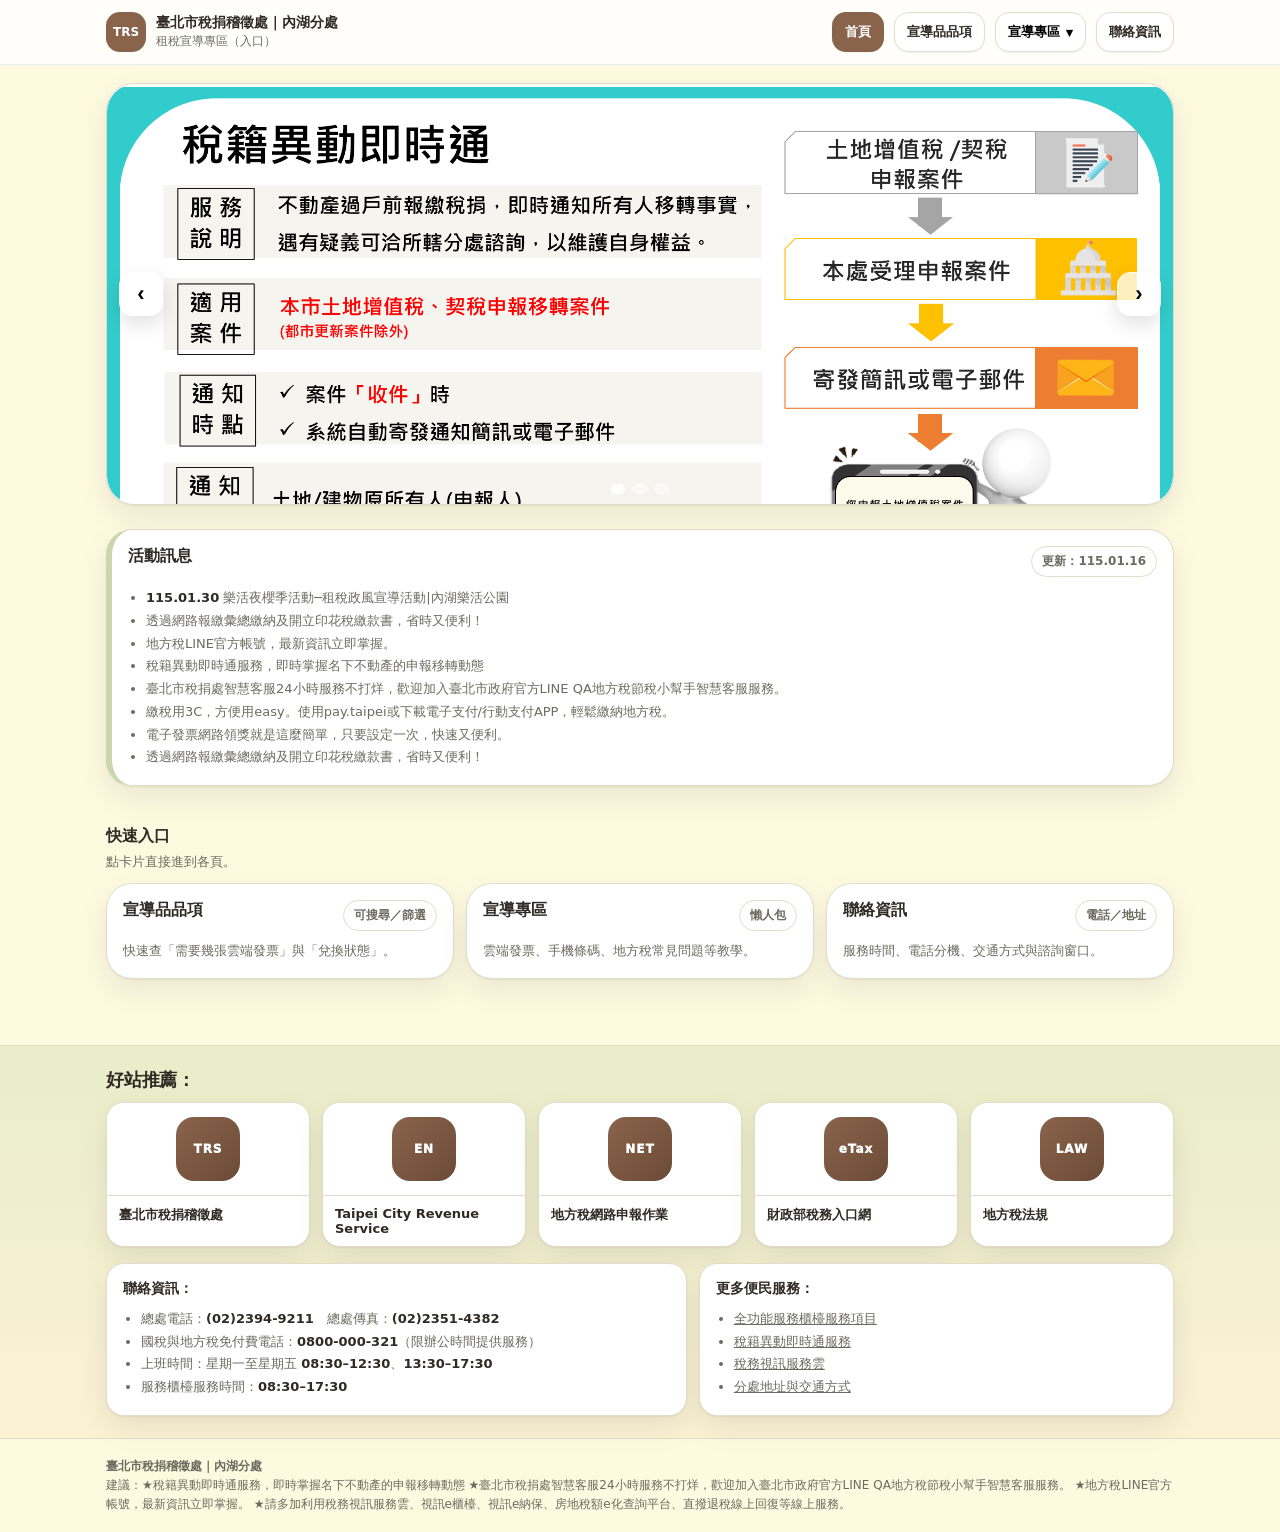
<file: index.html>
<!doctype html>
<html lang="zh-Hant">
<head>
  <meta charset="utf-8" />
  <meta name="viewport" content="width=device-width, initial-scale=1" />
  <meta name="description" content="臺北市稅捐稽徵處 內湖分處｜租稅宣導專區入口。" />
  <title>臺北市稅捐稽徵處 內湖分處｜宣導首頁</title>
 
   <link rel="stylesheet" href="asset/style.css">
  
</head>

<body id="top">
  <header class="top">
    <div class="wrap">
      <div class="inner">
        <a class="brand" href="index.html" title="宣導首頁">
          <div class="logo">TRS</div>
          <div>
            <h1>臺北市稅捐稽徵處｜內湖分處</h1>
            <p>租稅宣導專區（入口）</p>
          </div>
        </a>

        <!-- 桌機導覽：如果你的檔名不同，改 href 即可 -->
        <nav class="nav navDesktop" aria-label="主選單">
            <a class="btn primary" href="index.html">首頁</a>
            <a class="btn" href="items.html">宣導品品項</a>
          
            <div class="drop">
              <button class="btn dropBtn" type="button" aria-haspopup="true" aria-expanded="false">
                宣導專區 <span aria-hidden="true">▾</span>
              </button>
              <div class="dropMenu" role="menu" aria-label="宣導專區子頁面">
                <div class="dropTitle">宣導專區</div>
                <a class="dropItem" role="menuitem" href="promo.html">宣導專區入口</a>
                <a class="dropItem" role="menuitem" href="promo-howto.html">稅務申辦教你做～</a>
              </div>
            </div>
          
            <a class="btn" href="contact.html">聯絡資訊</a>
          </nav>


        <!-- 手機選單 -->
        <button class="menuBtn" id="menuBtn" aria-label="開啟選單" type="button">
          <svg xmlns="http://www.w3.org/2000/svg" viewBox="0 0 24 24" fill="currentColor"><path d="M4 6.5h16a1 1 0 1 1 0 2H4a1 1 0 0 1 0-2Zm0 6h16a1 1 0 1 1 0 2H4a1 1 0 0 1 0-2Zm0 6h16a1 1 0 1 1 0 2H4a1 1 0 0 1 0-2Z"/></svg>
        </button>
      </div>

     <div class="navMobile hidden" id="mobileMenu">
        <div class="grid">
          <a class="navLink" href="index.html">首頁</a>
          <a class="navLink" href="items.html">宣導品品項</a>
          <a class="navLink" href="promo.html">宣導專區</a>
          <a class="navLink" href="promo-howto.html">稅務申辦教你做～</a>
          <a class="navLink" href="contact.html">聯絡資訊</a>
        </div>
      </div>

      </div>
    </div>
  </header>

  <main>
    <section class="hero">
      <div class="wrap">
       <div class="heroCard is-image">
          <div class="heroBanner carousel" data-interval="9000" aria-label="主視覺輪播">
            <div class="carouselTrack">
              <div class="carouselSlide">
                <img src="asset/img/tax%20.png" alt="主視覺 1">
              </div>
              <div class="carouselSlide">
                <img src="asset/img/Follow.png" alt="主視覺 2">
              </div>
              <div class="carouselSlide">
                <img src="asset/img/Vehicle%20License%20Tax.png" alt="主視覺 3">
              </div>
            </div>
        
            <button class="carouselBtn prev" type="button" aria-label="上一張">‹</button>
            <button class="carouselBtn next" type="button" aria-label="下一張">›</button>
        
            <div class="carouselDots" aria-label="輪播頁籤"></div>
        
            <div class="heroOverlay"></div>
        
          
          </div>
        </div>

      </div>
    </section>
    <section class="section">
      <div class="wrap">
        <div class="card" style="border-left:6px solid var(--accent);">
          <div class="cardTop">
            <div class="cardName">活動訊息</div>
            <span class="badge">更新：115.01.16</span>
          </div>
    
          <ul class="list">
            <li><b>115.01.30</b> 樂活夜櫻季活動─租稅政風宣導活動|內湖樂活公園 </li>
            <li>透過網路報繳彙總繳納及開立印花稅繳款書，省時又便利！</li>
            <li>地方稅LINE官方帳號，最新資訊立即掌握。</li>
            <li>稅籍異動即時通服務，即時掌握名下不動產的申報移轉動態</li>
            <li>臺北市稅捐處智慧客服24小時服務不打烊，歡迎加入臺北市政府官方LINE QA地方稅節稅小幫手智慧客服服務。</li>
            <li>繳稅用3C，方便用easy。使用pay.taipei或下載電子支付/行動支付APP，輕鬆繳納地方稅。</li>
            <li>電子發票網路領獎就是這麼簡單，只要設定一次，快速又便利。</li>
            <li>透過網路報繳彙總繳納及開立印花稅繳款書，省時又便利！</li>
            
          </ul>
        </div>
      </div>
    </section>

    <section class="section">
      <div class="wrap">
        <div class="sectionTitle">
          <div>
            <h3>快速入口</h3>
            <p>點卡片直接進到各頁。</p>
          </div>
        </div>

        <div class="cards">
          <a class="card" href="items.html">
            <div class="cardTop">
              <div class="cardName">宣導品品項</div>
              <span class="badge">可搜尋／篩選</span>
            </div>
            <p class="cardDesc">快速查「需要幾張雲端發票」與「兌換狀態」。</p>
          </a>

        
       

          <a class="card" href="promo.html">
            <div class="cardTop">
              <div class="cardName">宣導專區</div>
              <span class="badge">懶人包</span>
            </div>
            <p class="cardDesc">雲端發票、手機條碼、地方稅常見問題等教學。</p>
          </a>

          <a class="card" href="contact.html">
            <div class="cardTop">
              <div class="cardName">聯絡資訊</div>
              <span class="badge">電話／地址</span>
            </div>
            <p class="cardDesc">服務時間、電話分機、交通方式與諮詢窗口。</p>
          </a>

         
        </div>
      </div>
    </section>

    <section class="section">
      <div class="wrap">
        <div class="split">
         
        </div>
      </div>
    </section>
  </main>

  <!-- 首頁最下面：好站推薦 + 聯絡資訊 -->
  <section class="bottomBand" id="recommended">
    <div class="wrap">
      <h3 class="bottomTitle">好站推薦：</h3>
      <div class="siteGrid">
        <a class="siteCard" href="https://tpctax.gov.taipei/" target="_blank" rel="noopener">
          <div class="siteLogo"><div class="mark">TRS</div></div>
          <div class="siteName">臺北市稅捐稽徵處</div>
        </a>
        <a class="siteCard" href="https://english.tpctax.gov.taipei/" target="_blank" rel="noopener">
          <div class="siteLogo"><div class="mark">EN</div></div>
          <div class="siteName">Taipei City Revenue Service</div>
        </a>
        <a class="siteCard" href="https://net.tax.nat.gov.tw/PLRX/Lrx200d01/" target="_blank" rel="noopener">
          <div class="siteLogo"><div class="mark">NET</div></div>
          <div class="siteName">地方稅網路申報作業</div>
        </a>
        <a class="siteCard" href="https://www.etax.nat.gov.tw/etwmain/" target="_blank" rel="noopener">
          <div class="siteLogo"><div class="mark">eTax</div></div>
          <div class="siteName">財政部稅務入口網</div>
        </a>
        <a class="siteCard" href="https://tpctax.gov.taipei/Content_List.aspx?n=CD076BAD018F7557" target="_blank" rel="noopener">
          <div class="siteLogo"><div class="mark">LAW</div></div>
          <div class="siteName">地方稅法規</div>
        </a>
      </div>

      <div class="infoGrid">
        <div class="infoBox">
          <h4>聯絡資訊：</h4>
          <ul class="infoList">
            <li>總處電話：<b>(02)2394-9211</b>　總處傳真：<b>(02)2351-4382</b></li>
            <li>國稅與地方稅免付費電話：<b>0800-000-321</b>（限辦公時間提供服務）</li>
            <li>上班時間：星期一至星期五 <b>08:30–12:30</b>、<b>13:30–17:30</b></li>
            <li>服務櫃檯服務時間：<b>08:30–17:30</b></li>
          </ul>
        </div>
       <div class="infoBox">
  <h4>更多便民服務：</h4>
  <ul class="infoList">
    <li>
      <a href="https://tpctax.gov.taipei/News_Content.aspx?n=33B5157708BB13F1&sms=8ADB6710027E7CF3&s=17BCCA0608BD3A79"
         target="_blank" rel="noopener" style="text-decoration:underline">
        全功能服務櫃檯服務項目
      </a>
    </li>
    <li>
      <a href="https://tpctax.gov.taipei/cp.aspx?n=3751069E7801B73E&s=5914B2ACF6060C65"
         target="_blank" rel="noopener" style="text-decoration:underline">
        稅籍異動即時通服務
      </a>
    </li>
    <li>
      <a href="https://services.arpa.tpctax.dof.gov.taipei/taxCloud2023/main.php?step=offtimeclock"
         target="_blank" rel="noopener" style="text-decoration:underline">
        稅務視訊服務雲
      </a>
    </li>
    <li>
      <a href="contact.html" style="text-decoration:underline">
        分處地址與交通方式
      </a>
    </li>
  </ul>
</div>

      </div>
    </div>
  </section>

  <footer>
    <div class="wrap">
      <div class="foot">
        <div><b>臺北市稅捐稽徵處｜內湖分處</b>　</div>
        <div>建議：★稅籍異動即時通服務，即時掌握名下不動產的申報移轉動態
                  ★臺北市稅捐處智慧客服24小時服務不打烊，歡迎加入臺北市政府官方LINE QA地方稅節稅小幫手智慧客服服務。       
                  ★地方稅LINE官方帳號，最新資訊立即掌握。
                 ★請多加利用稅務視訊服務雲、視訊e櫃檯、視訊e納保、房地稅額e化查詢平台、直撥退稅線上回復等線上服務。
        </div>
      </div>
    </div>
  </footer>

  <script src="asset/app.js"></script>
</body>
</html>
</file>
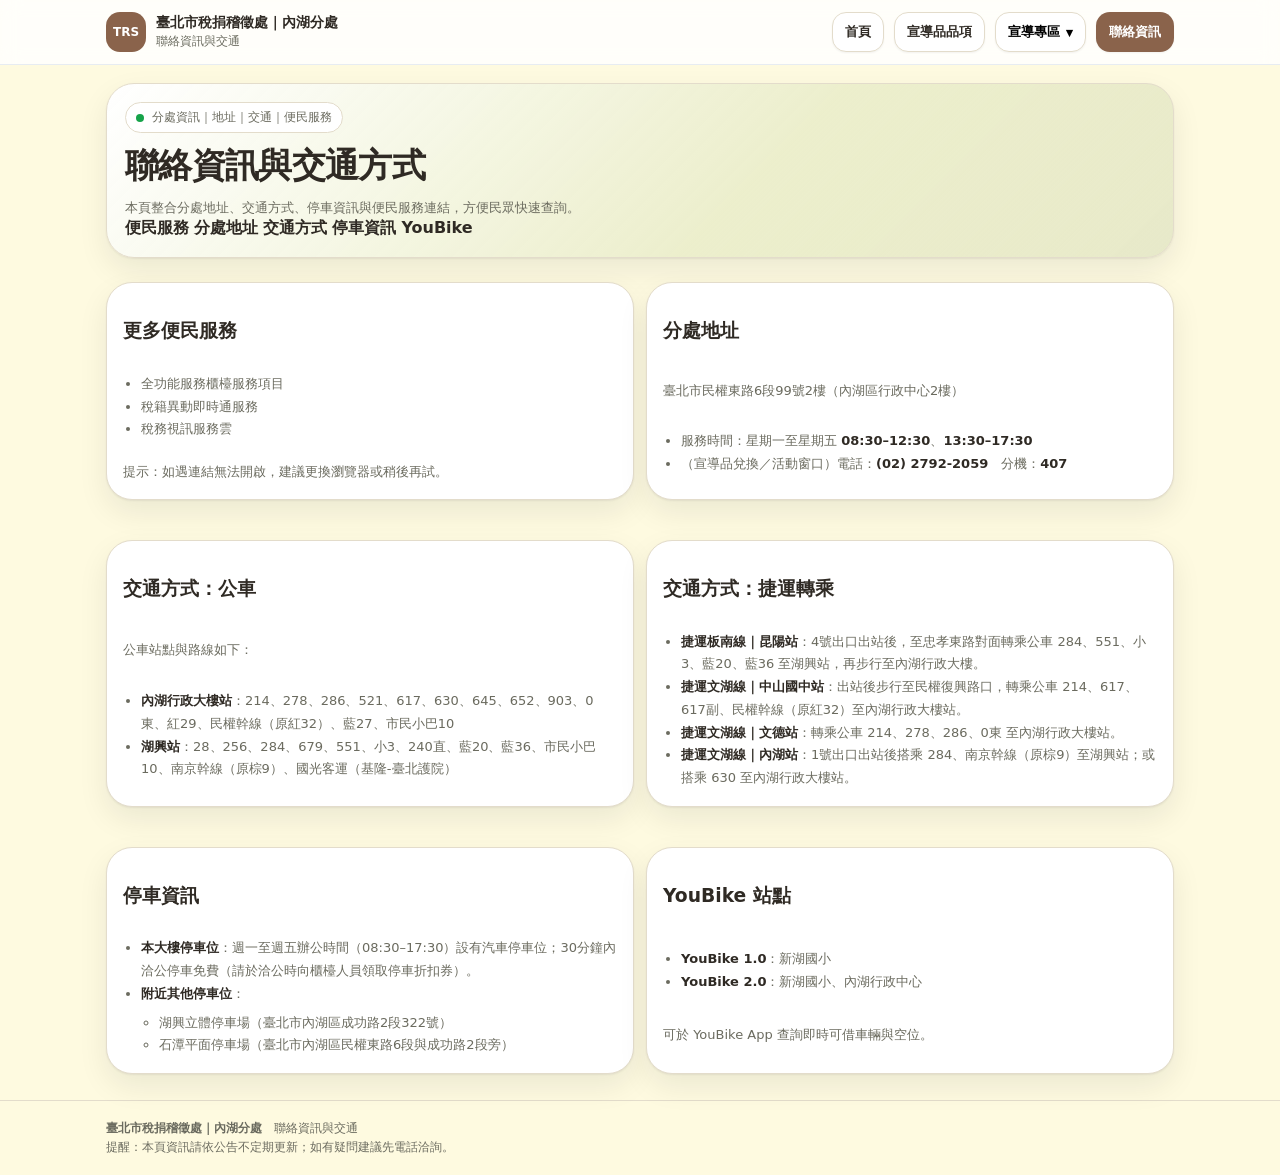
<file: contact.html>
<!doctype html>
<html lang="zh-Hant">
<head>
  <meta charset="utf-8" />
  <meta name="viewport" content="width=device-width, initial-scale=1" />
  <meta name="description" content="臺北市稅捐稽徵處 內湖分處｜聯絡資訊、地址、交通方式、停車與 YouBike 站點。" />
  <title>內湖分處｜聯絡資訊與交通</title>
  <link rel="stylesheet" href="asset/style.css">  
</head>

<body>
  <header class="top">
    <div class="wrap">
      <div class="inner">
        <a class="brand" href="index.html" title="回首頁">
          <div class="logo">TRS</div>
          <div>
            <h1>臺北市稅捐稽徵處｜內湖分處</h1>
            <p>聯絡資訊與交通</p>
          </div>
        </a>

        <nav class="nav navDesktop" aria-label="主選單">
          <a class="btn" href="index.html">首頁</a>
          <a class="btn" href="items.html">宣導品品項</a>
        
          <div class="drop">
            <button class="btn dropBtn" type="button" aria-haspopup="true" aria-expanded="false">
              宣導專區 <span aria-hidden="true">▾</span>
            </button>
            <div class="dropMenu" role="menu" aria-label="宣導專區子頁面">
              <div class="dropTitle">宣導專區</div>
              <a class="dropItem" role="menuitem" href="promo.html">宣導專區入口</a>
              <a class="dropItem" role="menuitem" href="promo-howto.html">稅務申辦教你做～</a>
            </div>
          </div>
        
          <a class="btn primary" href="contact.html">聯絡資訊</a>
        </nav>

        <button class="menuBtn" id="menuBtn" aria-label="開啟選單" type="button">
          <svg xmlns="http://www.w3.org/2000/svg" viewBox="0 0 24 24" fill="currentColor"><path d="M4 6.5h16a1 1 0 1 1 0 2H4a1 1 0 0 1 0-2Zm0 6h16a1 1 0 1 1 0 2H4a1 1 0 0 1 0-2Zm0 6h16a1 1 0 1 1 0 2H4a1 1 0 0 1 0-2Z"/></svg>
        </button>
      </div>

      <div class="navMobile hidden" id="mobileMenu">
        <div class="grid" style="padding:12px 0">
          <a class="navLink" href="index.html">首頁</a>
          <a class="navLink" href="items.html">宣導品品項</a>
          <a class="navLink" href="promo.html">宣導專區</a>
          <a class="navLink" href="promo-howto.html">稅務申辦教你做～</a>
          <a class="navLink" href="contact.html">聯絡資訊</a>
        </div>
      </div>

    </div>
  </header>

  <main>
    <section class="hero">
      <div class="wrap">
        <div class="heroCard">
          <div class="tag"><span class="dot"></span> 分處資訊｜地址｜交通｜便民服務</div>
          <h2>聯絡資訊與交通方式</h2>
          <p class="sub">本頁整合分處地址、交通方式、停車資訊與便民服務連結，方便民眾快速查詢。</p>
          <div class="pillRow">
            <a class="pill" href="#service"><strong>便民服務</strong></a>
            <a class="pill" href="#address"><strong>分處地址</strong></a>
            <a class="pill" href="#transport"><strong>交通方式</strong></a>
            <a class="pill" href="#parking"><strong>停車資訊</strong></a>
            <a class="pill" href="#youbike"><strong>YouBike</strong></a>
          </div>
        </div>
      </div>
    </section>

    <section class="section" id="service">
      <div class="wrap">
        <div class="grid">
          <div class="card">
            <h3>更多便民服務</h3>
            <ul class="list">
              <li><a href="https://tpctax.gov.taipei/News_Content.aspx?n=33B5157708BB13F1&sms=8ADB6710027E7CF3&s=17BCCA0608BD3A79" target="_blank" rel="noopener">全功能服務櫃檯服務項目</a></li>
              <li><a href="https://tpctax.gov.taipei/cp.aspx?n=3751069E7801B73E&s=5914B2ACF6060C65" target="_blank" rel="noopener">稅籍異動即時通服務</a></li>
              <li><a href="https://services.arpa.tpctax.dof.gov.taipei/taxCloud2023/main.php?step=offtimeclock" target="_blank" rel="noopener">稅務視訊服務雲</a></li>
            </ul>
            <p class="muted" style="margin:10px 0 0">提示：如遇連結無法開啟，建議更換瀏覽器或稍後再試。</p>
          </div>

          <div class="card" id="address">
            <h3>分處地址</h3>
            <p class="muted" style="margin:0">臺北市民權東路6段99號2樓（內湖區行政中心2樓）</p>
            <ul class="list" style="margin-top:10px">
              <li>服務時間：星期一至星期五 <b>08:30–12:30</b>、<b>13:30–17:30</b></li>
              <li>（宣導品兌換／活動窗口）電話：<b>(02) 2792-2059</b>　分機：<b>407</b></li>
            </ul>
          </div>
        </div>
      </div>
    </section>

    <section class="section" id="transport">
      <div class="wrap">
        <div class="grid">
          <div class="card">
            <h3>交通方式：公車</h3>
            <p class="muted" style="margin:0 0 10px">公車站點與路線如下：</p>
            <ul class="list">
              <li><b>內湖行政大樓站</b>：214、278、286、521、617、630、645、652、903、0東、紅29、民權幹線（原紅32）、藍27、市民小巴10</li>
              <li><b>湖興站</b>：28、256、284、679、551、小3、240直、藍20、藍36、市民小巴10、南京幹線（原棕9）、國光客運（基隆-臺北護院）</li>
            </ul>
          </div>

          <div class="card">
            <h3>交通方式：捷運轉乘</h3>
            <ul class="list">
              <li><b>捷運板南線｜昆陽站</b>：4號出口出站後，至忠孝東路對面轉乘公車 284、551、小3、藍20、藍36 至湖興站，再步行至內湖行政大樓。</li>
              <li><b>捷運文湖線｜中山國中站</b>：出站後步行至民權復興路口，轉乘公車 214、617、617副、民權幹線（原紅32）至內湖行政大樓站。</li>
              <li><b>捷運文湖線｜文德站</b>：轉乘公車 214、278、286、0東 至內湖行政大樓站。</li>
              <li><b>捷運文湖線｜內湖站</b>：1號出口出站後搭乘 284、南京幹線（原棕9）至湖興站；或搭乘 630 至內湖行政大樓站。</li>
            </ul>
          </div>
        </div>
      </div>
    </section>

    <section class="section" id="parking">
      <div class="wrap">
        <div class="grid">
          <div class="card">
            <h3>停車資訊</h3>
            <ul class="list">
              <li><b>本大樓停車位</b>：週一至週五辦公時間（08:30–17:30）設有汽車停車位；30分鐘內洽公停車免費（請於洽公時向櫃檯人員領取停車折扣券）。</li>
              <li><b>附近其他停車位</b>：
                <ul class="list" style="margin-top:6px">
                  <li>湖興立體停車場（臺北市內湖區成功路2段322號）</li>
                  <li>石潭平面停車場（臺北市內湖區民權東路6段與成功路2段旁）</li>
                </ul>
              </li>
            </ul>
          </div>

          <div class="card" id="youbike">
            <h3>YouBike 站點</h3>
            <ul class="list">
              <li><b>YouBike 1.0</b>：新湖國小</li>
              <li><b>YouBike 2.0</b>：新湖國小、內湖行政中心</li>
            </ul>
            <p class="muted" style="margin:10px 0 0">可於 YouBike App 查詢即時可借車輛與空位。</p>
          </div>
        </div>
      </div>
    </section>
  </main>

  <footer>
    <div class="wrap">
      <div class="foot">
        <div><b>臺北市稅捐稽徵處｜內湖分處</b>　聯絡資訊與交通</div>
        <div>提醒：本頁資訊請依公告不定期更新；如有疑問建議先電話洽詢。</div>
      </div>
    </div>
  </footer>

  <script>
    const menuBtn = document.getElementById('menuBtn');
    const mobileMenu = document.getElementById('mobileMenu');
    menuBtn?.addEventListener('click', () => mobileMenu.classList.toggle('hidden'));
        // 桌機下拉：點一下也能開，點外面/ESC 會收
    document.querySelectorAll('.dropBtn').forEach(btn => {
      btn.addEventListener('click', (e) => {
        e.stopPropagation();
        const wrap = btn.closest('.drop');
        const isOpen = wrap.classList.toggle('open');
        btn.setAttribute('aria-expanded', isOpen ? 'true' : 'false');
      });
    });
    
    function closeDrops(){
      document.querySelectorAll('.drop.open').forEach(d => {
        d.classList.remove('open');
        const b = d.querySelector('.dropBtn');
        if(b) b.setAttribute('aria-expanded','false');
      });
    }
    document.addEventListener('click', closeDrops);
    document.addEventListener('keydown', (e) => { if(e.key === 'Escape') closeDrops(); });

  </script>
</body>
</html>
</file>
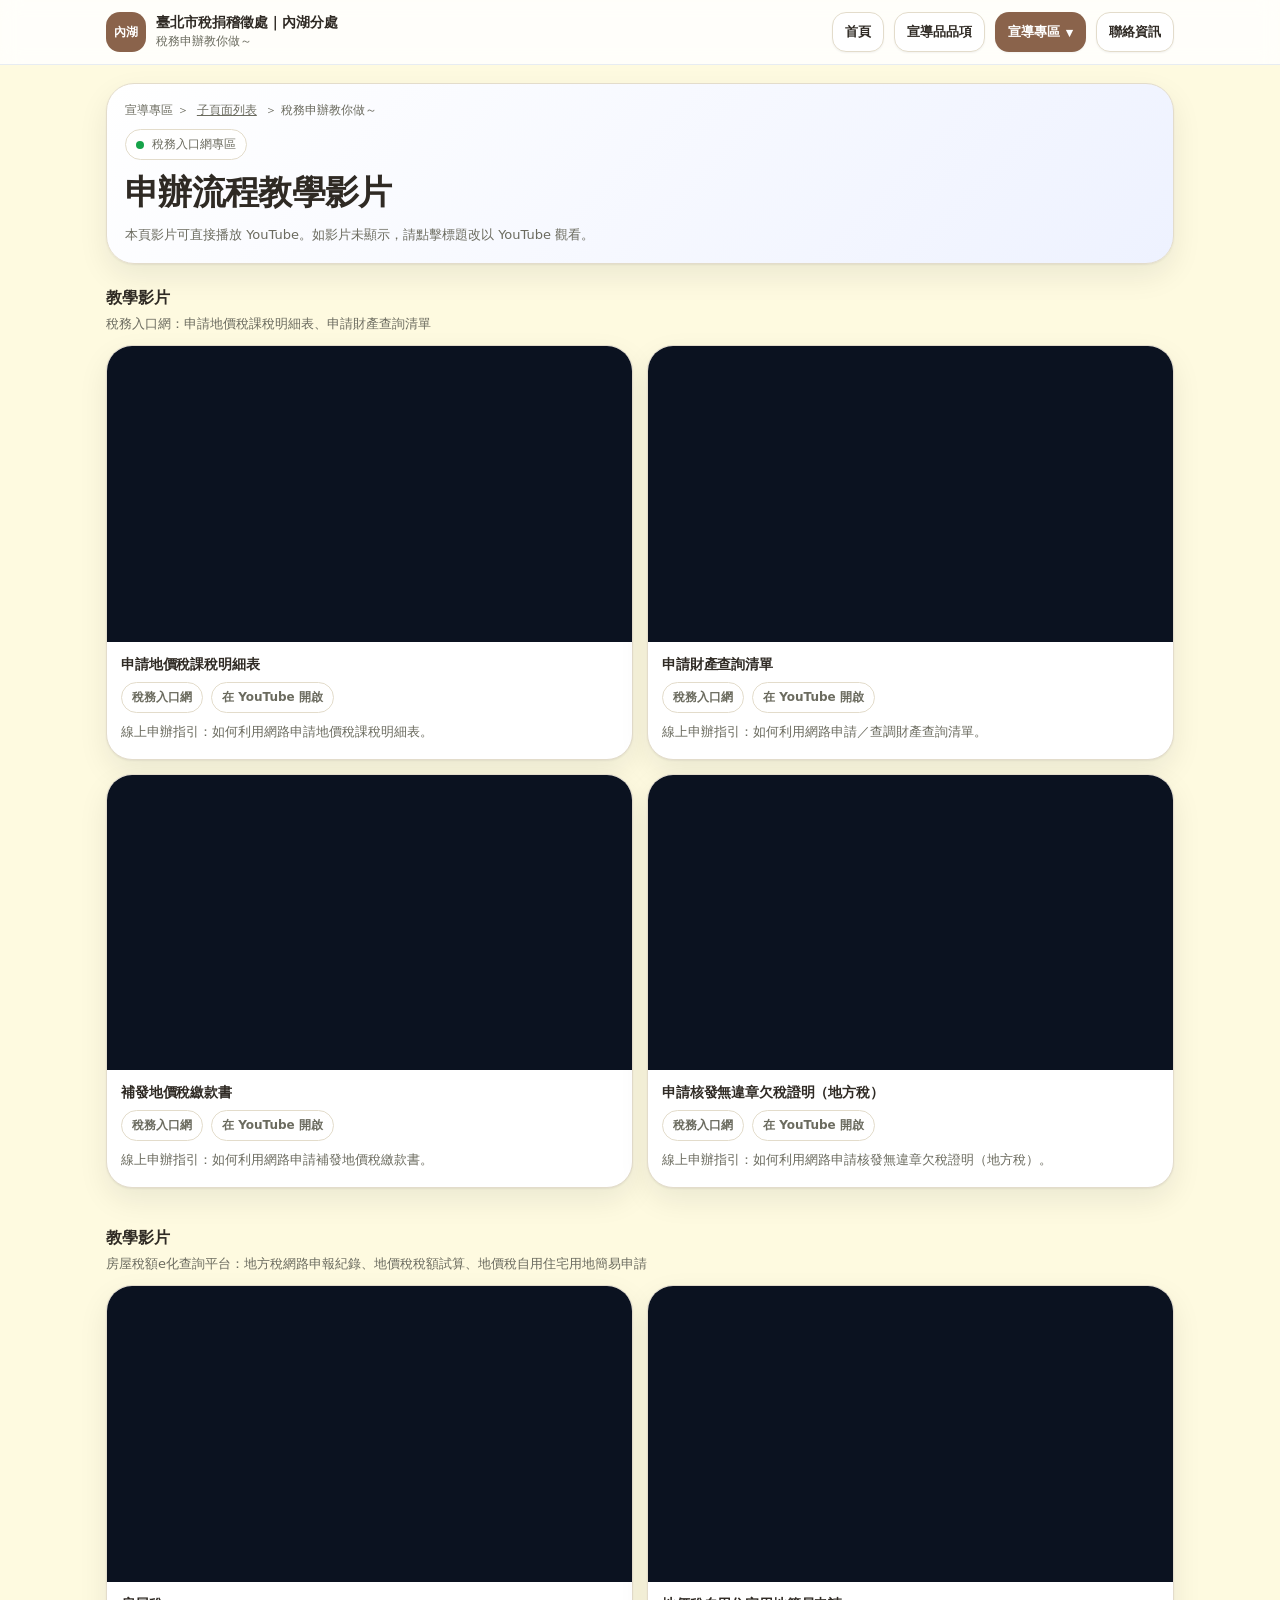
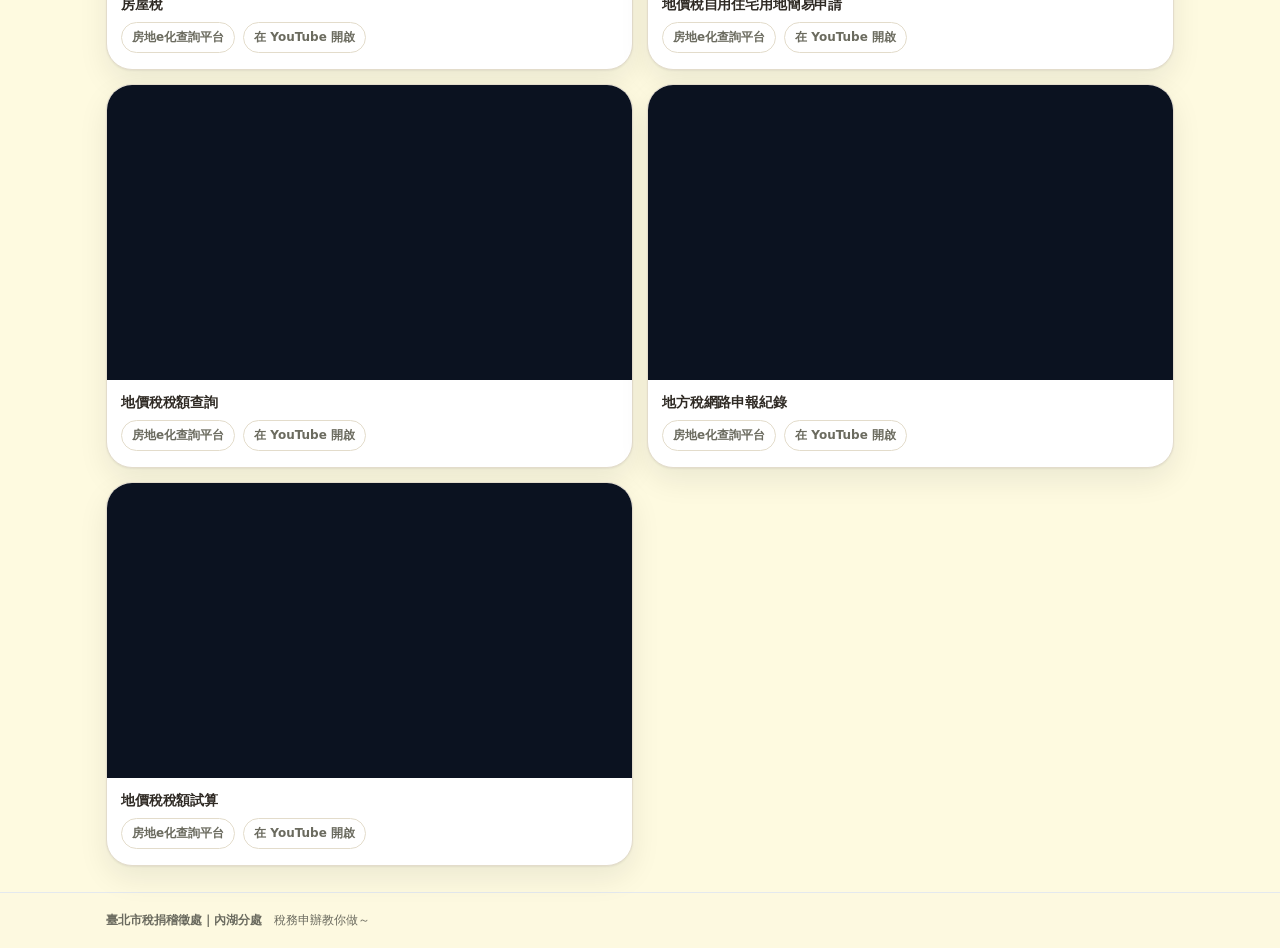
<file: promo-howto.html>
<!doctype html>
<html lang="zh-Hant">
<head>
  <meta charset="utf-8" />
  <meta name="viewport" content="width=device-width, initial-scale=1" />
  <meta name="description" content="稅務申辦教你做～：稅務入口網教學影片，可直接在頁面播放 YouTube。" />
  <title>臺北市稅捐稽徵處｜內湖分處｜稅務申辦教你做～</title>
  <link rel="stylesheet" href="asset/promo.css">
</head>

<body>
  <header class="top">
    <div class="wrap">
      <div class="inner">
        <a class="brand" href="index.html" title="回首頁">
          <div class="logo">內湖</div>
          <div>
            <h1>臺北市稅捐稽徵處｜內湖分處</h1>
            <p>稅務申辦教你做～</p>
          </div>
        </a>

        <nav class="nav navDesktop" aria-label="主選單">
          <a class="btn" href="index.html">首頁</a>
          <a class="btn" href="items.html">宣導品品項</a>
          <div class="drop">
            <button class="btn primary dropBtn" type="button" aria-haspopup="true" aria-expanded="false">
              宣導專區 <span aria-hidden="true">▾</span>
            </button>
            <div class="dropMenu" role="menu" aria-label="宣導專區子頁面">
              <div class="dropTitle">宣導專區</div>
              <a class="dropItem" role="menuitem" href="promo-howto.html">稅務申辦教你做～</a>

              <div class="dropSep"></div>
              <a class="dropItem" role="menuitem" href="promo.html">回到宣導專區入口</a>
            </div>
          </div>

          <a class="btn" href="contact.html">聯絡資訊</a>
        </nav>

        <button class="menuBtn" id="menuBtn" aria-label="開啟選單" type="button">
          <svg xmlns="http://www.w3.org/2000/svg" viewBox="0 0 24 24" fill="currentColor"><path d="M4 6.5h16a1 1 0 1 1 0 2H4a1 1 0 0 1 0-2Zm0 6h16a1 1 0 1 1 0 2H4a1 1 0 0 1 0-2Zm0 6h16a1 1 0 1 1 0 2H4a1 1 0 0 1 0-2Z"/></svg>
        </button>
      </div>

      <div class="navMobile hidden" id="mobileMenu">
        <div class="grid">
          <a class="navLink" href="index.html">首頁</a>
          <a class="navLink" href="items.html">宣導品品項</a>
          <a class="navLink" href="promo.html">宣導專區入口</a>
          <a class="navLink" href="promo-howto.html">稅務申辦教你做～</a>

          <a class="navLink" href="contact.html">聯絡資訊</a>
        </div>
      </div>
    </div>
  </header>

<main>
    <section class="hero">
      <div class="wrap">
        <div class="heroCard">
          <div class="crumb">宣導專區 ＞ <a href="promo.html">子頁面列表</a> ＞ 稅務申辦教你做～</div>
          <div style="height:10px"></div>
          <div class="tag"><span class="dot"></span> 稅務入口網專區</div>
          <h2>申辦流程教學影片</h2>
          <p class="sub">本頁影片可直接播放 YouTube。如影片未顯示，請點擊標題改以 YouTube 觀看。</p>
        </div>
      </div>
    </section>

    <section class="section">
      <div class="wrap">
        <div class="sectionTitle">
          <div>
            <h3>教學影片</h3>
            <p>稅務入口網：申請地價稅課稅明細表、申請財產查詢清單</p>
          </div>
        </div>

        <div class="videoGrid" id="videoGridA"></div>
      </div>
    </section>
  
    <section class="section">
      <div class="wrap">
        <div class="sectionTitle">
          <div>
            <h3>教學影片</h3>
            <p>房屋稅額e化查詢平台：地方稅網路申報紀錄、地價稅稅額試算、地價稅自用住宅用地簡易申請</p>
          </div>
        </div>

        <div class="videoGrid" id="videoGridB"></div>
      </div>
    </section>

</main>

  <footer>
    <div class="wrap">
      <div class="foot">
        <div><b>臺北市稅捐稽徵處｜內湖分處</b>　稅務申辦教你做～</div>
      </div>
    </div>
  </footer>

    <script>
    const videosA = [
      {
        title: '申請地價稅課稅明細表',
        url: 'https://www.youtube.com/watch?v=fA6IdkwiORk',
        tag: '稅務入口網',
        desc: '線上申辦指引：如何利用網路申請地價稅課稅明細表。'
      },
      {
        title: '申請財產查詢清單',
        url: 'https://www.youtube.com/watch?v=6HjSHSmz8TM&t=22s',
        tag: '稅務入口網',
        desc: '線上申辦指引：如何利用網路申請／查調財產查詢清單。'
      },
      {
        title: '補發地價稅繳款書',
        url: 'https://youtu.be/2KKg6uSBxDs?si=CIEPycL7ROJc64Oj',
        tag: '稅務入口網',
        desc: '線上申辦指引：如何利用網路申請補發地價稅繳款書。'
      },
      {
        title: '申請核發無違章欠稅證明（地方稅）',
        url: 'https://youtu.be/ofSCcilCpF8?si=VxUVdROpQXsRhQgK',
        tag: '稅務入口網',
        desc: '線上申辦指引：如何利用網路申請核發無違章欠稅證明（地方稅）。'
      },
    ];

    const videosB = [
      {
        title: '房屋稅',
        url: 'https://youtu.be/yPs44-PjHAU?si=OToLvWVRx81Gk2Pr',
        tag: '房地e化查詢平台'
      },
      {
        title: '地價稅自用住宅用地簡易申請',
        url: 'https://youtu.be/2hud5PnadmM?si=ti35GZIkEh3C3oYQ',
        tag: '房地e化查詢平台'
      },
      {
        title: '地價稅稅額查詢',
        url: 'https://youtu.be/xv_7cmzKaeY?si=pzWDVgYj7Xqfu6oh',
        tag: '房地e化查詢平台'
      },
      {
        title: '地方稅網路申報紀錄',
        url: 'https://youtu.be/4ZxrDSmripE?si=MWe5GJbwYN0VWLDC',
        tag: '房地e化查詢平台'
      },
      {
        title: '地價稅稅額試算',
        url: 'https://youtu.be/K2t9C-CS3I0?si=dA7FOmQmx3FB6jaO',
        tag: '房地e化查詢平台'
      },
    ];

    function getVideoId(url){
      try{
        const u = new URL(url);
        const v = u.searchParams.get('v');
        if(v) return v;
        if(u.hostname.includes('youtu.be')) return u.pathname.split('/').filter(Boolean)[0] || '';
        const parts = u.pathname.split('/').filter(Boolean);
        const idx = parts.indexOf('shorts');
        if(idx >= 0 && parts[idx+1]) return parts[idx+1];
        const eidx = parts.indexOf('embed');
        if(eidx >= 0 && parts[eidx+1]) return parts[eidx+1];
        return '';
      }catch{ return ''; }
    }

    function escapeHtml(str){
      return String(str)
        .replaceAll('&','&amp;')
        .replaceAll('<','&lt;')
        .replaceAll('>','&gt;')
        .replaceAll('"','&quot;')
        .replaceAll("'",'&#039;');
    }

    function render(gridId, videos){
      const grid = document.getElementById(gridId);
      if(!grid) return;

      grid.innerHTML = videos.map(v => {
        const id = getVideoId(v.url);
        const embed = id ? `https://www.youtube.com/embed/${id}` : '';
        return `
          <article class="videoCard">
            <div class="ratio">
              ${embed ? `<iframe src="${embed}" title="${escapeHtml(v.title)}" loading="lazy"
                allow="accelerometer; autoplay; clipboard-write; encrypted-media; gyroscope; picture-in-picture; web-share"
                allowfullscreen></iframe>` : `<div style="position:absolute;inset:0;display:grid;place-items:center;color:#fff;font-weight:900">請填入正確 YouTube 連結</div>`}
            </div>
            <div class="videoBody">
              <div class="videoTitle">${escapeHtml(v.title)}</div>
              <div class="metaRow">
                ${v.tag ? `<span class="badge">${escapeHtml(v.tag)}</span>` : ''}
                <a class="badge" href="${v.url}" target="_blank" rel="noopener">在 YouTube 開啟</a>
              </div>
              ${v.desc ? `<p class="videoDesc">${escapeHtml(v.desc)}</p>` : ''}
            </div>
          </article>
        `;
      }).join('');
    }

    // 手機選單
    const menuBtn = document.getElementById('menuBtn');
    const mobileMenu = document.getElementById('mobileMenu');
    menuBtn?.addEventListener('click', () => mobileMenu.classList.toggle('hidden'));

    // 桌機下拉：點一下也能開，點外面/ESC 會收
    document.querySelectorAll('.dropBtn').forEach(btn => {
      btn.addEventListener('click', (e) => {
        e.stopPropagation();
        const wrap = btn.closest('.drop');
        const isOpen = wrap.classList.toggle('open');
        btn.setAttribute('aria-expanded', isOpen ? 'true' : 'false');
      });
    });

    function closeDrops(){
      document.querySelectorAll('.drop.open').forEach(d => {
        d.classList.remove('open');
        const b = d.querySelector('.dropBtn');
        if(b) b.setAttribute('aria-expanded','false');
      });
    }
    document.addEventListener('click', closeDrops);
    document.addEventListener('keydown', (e) => { if(e.key === 'Escape') closeDrops(); });

    // ✅ 兩區塊各自渲染
    render('videoGridA', videosA);
    render('videoGridB', videosB);
  </script>
</body>
</html>
</file>
<file: asset/style.css>
:root{
  /* 地圖色系：沙/紙/鼠尾草 + 青銅 */
  --bg:#FEFAE0;        /* 玉米鬚：全站背景 */
  --card:#ffffff;      /* 卡片保持白，閱讀最清楚 */
  --muted:#6B6B5F;     /* 柔和灰綠 */
  --text:#2F2A24;      /* 深棕黑：像地圖印刷墨色 */
  --line:#E3DCCB;      /* 溫暖邊線 */

  --paper:#E9EDC9;     /* 米色：區塊底 */
  --sand:#FAEDCD;      /* 木瓜酥：hover/淡底 */

  --brand:#8A634B;     /* 深青銅：主色（按鈕/LOGO） */
  --brand2:#6B4B37;    /* 更深：hover */
  --accent:#CCD5AE;    /* 乾燥鼠尾草：點綴 */

  --ok:#16a34a;
  --shadow: 0 1px 2px rgba(15,23,42,.06), 0 12px 30px rgba(15,23,42,.08);
  --r: 18px;
}


*{box-sizing:border-box}
body{margin:0;font-family:ui-sans-serif,system-ui,-apple-system,"Segoe UI",Roboto,"Noto Sans TC","PingFang TC","Microsoft JhengHei",Arial,sans-serif;background:var(--bg);color:var(--text)}
a{color:inherit;text-decoration:none}
.wrap{max-width:1100px;margin:0 auto;padding:0 16px}
.hidden{display:none}

/* Top bar */
.top{position:sticky;top:0;z-index:50;background:rgba(255,255,255,.82);backdrop-filter:blur(10px);border-bottom:1px solid rgba(226,232,240,.8)}
.top .inner{display:flex;align-items:center;justify-content:space-between;gap:12px;padding:12px 0}
.brand{display:flex;align-items:center;gap:10px}
.logo{width:40px;height:40px;border-radius:14px;background:var(--brand);color:#fff;display:grid;place-items:center;font-weight:900;font-size:12px}
.brand h1{margin:0;font-size:14px;line-height:1.2}
.brand p{margin:2px 0 0;font-size:12px;color:var(--muted)}

.nav{display:flex;gap:10px;align-items:center;flex-wrap:wrap}
.btn{border:1px solid var(--line);background:#fff;border-radius:14px;padding:10px 12px;font-size:13px;font-weight:800;box-shadow:0 1px 2px rgba(15,23,42,.05);cursor:pointer}
.btn:hover{filter:brightness(.98)}
.btn.primary{border-color:transparent;background:var(--brand);color:#fff}
.btn.primary:hover{background:var(--brand2);filter:none}

/* Dropdown（宣導專區下拉） */
.drop{position:relative}
.dropBtn{display:inline-flex;align-items:center;gap:6px;cursor:pointer}
.dropMenu{
  position:absolute; top:calc(100% + 10px); left:0;
  min-width:260px;
  background:#fff; border:1px solid var(--line);
  border-radius:16px; box-shadow:var(--shadow);
  padding:8px; display:none;
  z-index:80;
}
.drop.open .dropMenu,
.drop:hover .dropMenu,
.drop:focus-within .dropMenu{display:block}

.dropTitle{padding:8px 12px 6px;font-size:12px;font-weight:900;color:var(--muted)}
.dropItem{display:block;padding:10px 12px;border-radius:12px;font-size:13px;font-weight:800;color:var(--text)}
.dropItem:hover{background:var(--sand)}
.dropSep{height:1px;background:var(--line);margin:6px 6px}

.menuBtn{display:inline-flex;align-items:center;justify-content:center;width:44px;height:44px;border-radius:14px;border:1px solid var(--line);background:#fff;box-shadow:0 1px 2px rgba(15,23,42,.05);cursor:pointer}
.menuBtn svg{width:20px;height:20px}

.navDesktop{display:none}
.navMobile{border-top:1px solid var(--line);background:rgba(254,250,224,.55)}
.navMobile .grid{display:grid;gap:8px;padding:12px 0}
.navLink{border:1px solid var(--line);background:#fff;border-radius:14px;padding:10px 12px;font-size:13px;font-weight:800;color:var(--text)}
.navLink:hover{background:var(--sand)}

/* Hero */
.hero{padding:18px 0 10px}
.heroCard{
  background:linear-gradient(135deg,#ffffff 0%, rgba(233,237,201,.85) 60%, rgba(204,213,174,.45) 100%);
  border:1px solid var(--line);
  border-radius:calc(var(--r) + 10px);
  box-shadow:var(--shadow);
  padding:18px
}
.crumb{display:flex;gap:8px;flex-wrap:wrap;align-items:center;font-size:12px;color:var(--muted)}
.crumb a{text-decoration:underline}
.tag{display:inline-flex;align-items:center;gap:8px;border:1px solid var(--line);background:#fff;border-radius:999px;padding:6px 10px;font-size:12px;color:var(--muted);width:fit-content}
.dot{width:8px;height:8px;border-radius:999px;background:var(--ok)}
h2{margin:10px 0 0;font-size:26px;letter-spacing:-.02em}
.sub{margin:8px 0 0;color:var(--muted);font-size:13px;line-height:1.65}

/* Sections / cards */
.section{padding:14px 0 26px}
/* Quick cards（快速入口卡片） */
.sectionTitle{display:flex;align-items:flex-end;justify-content:space-between;gap:10px;flex-wrap:wrap}
.sectionTitle h3{margin:0;font-size:16px;letter-spacing:-.01em}
.sectionTitle p{margin:6px 0 0;font-size:13px;color:var(--muted)}

.cards{
  display:grid;
  gap:12px;
  margin-top:12px;
  grid-template-columns: repeat(1, minmax(0, 1fr));
}

/* Hero 標題改成圖片 */
.heroTitleImg{
  display:block;
  width:min(620px, 100%);  /* 桌機最多 620px，手機自動縮 */
  height:auto;
}

/* 螢幕閱讀器可讀、畫面不顯示 */
.srOnly{
  position:absolute;
  width:1px;height:1px;
  padding:0;margin:-1px;
  overflow:hidden;
  clip:rect(0,0,0,0);
  white-space:nowrap;
  border:0;
}



/* ✅ 通用兩欄容器（contact.html 那種兩張卡並排用） */
.grid{
  display:grid;
  gap:12px;
  grid-template-columns:1fr;  /* 手機 1 欄 */
}


/* 重要：card 可能用在 <a>，一定要讓它變成 block/grid */
.card{
  background:var(--card);
  border:1px solid var(--line);
  border-radius:calc(var(--r) + 8px);
  box-shadow:var(--shadow);
  padding:16px;

  display:grid;      /* ✅ 讓 <a class="card"> 也能正常 */
  gap:10px;
}

.cardTop{display:flex;align-items:flex-start;justify-content:space-between;gap:12px}
.cardName{font-weight:900}
.badge{
  display:inline-flex;align-items:center;gap:6px;
  border-radius:999px;border:1px solid var(--line);
  background:#fff;padding:6px 10px;font-size:12px;
  color:var(--muted);font-weight:900;white-space:nowrap
}
.cardDesc{margin:0;color:var(--muted);font-size:13px;line-height:1.6}

.muted{color:var(--muted);font-size:13px;line-height:1.7}
.list{margin:0;padding-left:18px;color:var(--muted);font-size:13px;line-height:1.75}
.list b{color:var(--text)}

/* ===== Bottom: 好站推薦 + 聯絡資訊（你目前 style.css 缺這段） ===== */
.bottomBand{
  background:linear-gradient(180deg, var(--paper), rgba(250,237,205,.65));
  border-top:1px solid var(--line);
  padding:22px 0;
}
.bottomTitle{
  margin:0 0 10px;
  font-size:18px;
  font-weight:900;
  letter-spacing:-.01em;
  color:var(--text);
}

/* 好站推薦卡片 */
.siteGrid{
  display:grid;
  gap:12px;
  grid-template-columns:repeat(2,minmax(0,1fr));
}
.siteCard{
  display:block; /* 重要：避免 <a> 變 inline */
  background:#fff;
  border:1px solid var(--line);
  border-radius:18px;
  box-shadow:var(--shadow);
  overflow:hidden;
}
.siteCard:hover{filter:brightness(.99)}

.siteLogo{
  height:92px;
  display:grid;
  place-items:center;
  background:#fff;
}
.siteLogo .mark{
  width:64px;height:64px;
  border-radius:18px;
  background:linear-gradient(135deg,var(--brand),var(--brand2));
  color:#fff;
  display:grid;
  place-items:center;
  font-weight:1000;
  letter-spacing:.08em;
  font-size:12px;
}
.siteName{
  padding:10px 12px;
  font-size:13px;
  font-weight:900;
  color:var(--text);
  border-top:1px solid var(--line);
}

/* 聯絡資訊 / 更多便民服務：兩個資訊框 */
.infoGrid{
  margin-top:16px;
  display:grid;
  gap:12px;
  grid-template-columns:1fr;
}
.infoBox{
  background:#fff;
  border:1px solid var(--line);
  border-radius:18px;
  box-shadow:var(--shadow);
  padding:16px;
}
.infoBox h4{
  margin:0 0 10px;
  font-size:14px;
  font-weight:900;
}
.infoList{
  margin:0;
  padding-left:18px;
  color:var(--muted);
  font-size:13px;
  line-height:1.75;
}
.infoList b{color:var(--text)}
.infoList a{text-decoration:underline} /* 讓連結自動有底線，可把 HTML 內的 inline underline 刪掉 */


footer{border-top:1px solid var(--line);background:var(--bg)}
.foot{padding:18px 0;color:var(--muted);font-size:12px;line-height:1.6}

@media (min-width: 860px){
  .navDesktop{display:flex}
  .menuBtn{display:none}
  .grid{grid-template-columns:1fr 1fr}
  h2{font-size:34px}
 
  .cards{grid-template-columns:repeat(3,minmax(0,1fr));}

  /* ✅ 加這兩行：讓好站推薦變 5 欄、聯絡資訊變左右兩欄 */
  .siteGrid{grid-template-columns:repeat(5, minmax(0, 1fr))}
  .infoGrid{grid-template-columns:1.1fr .9fr}
}


/* ===========================
   Hero 改成放圖片（加 class：is-image）
   =========================== */
.heroCard.is-image{
  --heroH: 280px;   /* 預設高度 */
  padding:0;
  background:#fff;    /* 讓圖片顏色乾淨 */
  overflow:hidden;
}
 
.heroCard.is-image .heroBanner{
  position:relative;
  border-radius:inherit;
  overflow:hidden;
}


/* 桌機高度 */

.heroCard.is-image .heroBanner img{
  width:100%;
  height:var(--heroH);
  object-fit:cover;
  object-position: top center;
  display:block;
}


/* 文字疊在圖片上（可選：HTML 有放才會顯示） */
.heroCard.is-image .heroOverlay{
  position:absolute;
  inset:0;
}
  /* 地圖色系的咖色遮罩：左深右淺 */
  /*background:linear-gradient(90deg, rgba(107,75,55,.55) 0%, rgba(107,75,55,.18) 55%, rgba(107,75,55,0) 100%));/*


  
  
.heroCard.is-image .heroOverlayContent{
  position:absolute;
  left:18px;
  right:18px;
  bottom:16px;
  color:#fff;
  text-shadow:0 6px 18px rgba(0,0,0,.25);
}

.heroCard.is-image .heroOverlayContent h1{
  margin:0 0 6px;
  font-size:34px;
  line-height:1.1;
  letter-spacing:.5px;
}

.heroCard.is-image .heroOverlayContent p{
  margin:0;
  max-width:62ch;
  opacity:.95;
}

/* 手機高度 */
@media (max-width: 600px){
  .heroCard.is-image .heroBanner img{height:210px}
  .heroCard.is-image .heroOverlayContent h1{font-size:26px}
}
/* ===========================
   items.html 專用（不影響其他頁）
   =========================== */
.page-items .heroGrid{display:grid;gap:14px;grid-template-columns:1fr;}
.page-items .heroTitle{display:flex;align-items:flex-start;justify-content:space-between;gap:12px;flex-wrap:wrap;}
.page-items .heroTitle h2{margin:0;font-size:22px;letter-spacing:-.02em;}

.page-items .notice{margin-top:14px;display:grid;gap:10px;}
.page-items .notice .box{background:#fff;border:1px solid var(--line);border-radius:var(--r);padding:14px;}
.page-items .notice h3{margin:0 0 8px;font-size:13px;}
.page-items .notice ul{margin:0;padding-left:18px;color:var(--muted);font-size:13px;line-height:1.7;}

/* ✅ items：兌換提醒框字體統一（只影響 items 頁） */
.page-items .exchange-notice,
.page-items .exchange-notice p,
.page-items .exchange-notice li,
.page-items .exchange-notice h4{
  font-size: 15px;      /* 想更大就改 14px / 15px */
  line-height: 1.7;
}

.page-items .exchange-notice h4{
  margin: 10px 0 6px;   /* 讓小標題有間距，但不變大 */
  font-weight: 900;     /* 只加粗，大小不變 */
}


.page-items .filters{
  margin:14px 0 0;
  display:grid;
  gap:10px;

  /* 手機預設：先直排（一欄） */
  grid-template-columns:1fr;
  grid-template-areas:
    "search"
    "action"
    "sort"
    "status";
}
/* 四個欄位對應到 grid 區塊（要搭配 items.html 上的 class） */
.page-items .filters .f-search{grid-area:search;}
.page-items .filters .f-action{grid-area:action;}
.page-items .filters .f-sort{grid-area:sort;}
.page-items .filters .f-status{grid-area:status;}


.page-items .field{background:#fff;border:1px solid var(--line);border-radius:var(--r);padding:10px 12px;display:flex;gap:10px;align-items:center;box-shadow:0 1px 2px rgba(15,23,42,.04);}
.page-items .field label{font-size:12px;color:var(--muted);font-weight:900;min-width:64px;}
.page-items .field input,
.page-items .field select{width:100%;border:0;outline:0;background:transparent;font-size:14px;}
/* 「開始查品項」不要卡片框：把 .field 的白底/邊框/陰影/padding 清掉 */
.page-items .filters .noCard{
  background:transparent !important;
  border:0 !important;
  box-shadow:none !important;
  padding:0 !important;
}
/* 讓按鈕撐滿整個格子（只影響 items） */
.page-items .filters .btnBlock{
  width:100%;
  height:100%;
  display:flex;
  align-items:center;
  justify-content:center;
  text-align:center;
  min-height:44px; /* 想更大可改 52/56 */
}


.page-items .summary{margin:14px 0 8px;display:flex;align-items:center;justify-content:space-between;gap:10px;flex-wrap:wrap;}
.page-items .summary .meta{color:var(--muted);font-size:13px;}

.page-items .chips{display:flex;gap:8px;flex-wrap:wrap;}
.page-items .chip{border:1px solid var(--line);background:#fff;border-radius:999px;padding:8px 10px;font-size:12px;font-weight:900;color:var(--muted);cursor:pointer;user-select:none;}
.page-items .chip.active{background:var(--brand);color:#fff;border-color:var(--brand);}

/* items 的商品清單格線（覆蓋通用 .grid） */
.page-items .grid{display:grid;gap:12px;grid-template-columns:repeat(1,minmax(0,1fr));padding:8px 0 24px;}

/* items 的商品卡（覆蓋通用 .card / .badge） */
.page-items .card{
  background:var(--card);
  border:1px solid var(--line);
  border-radius:calc(var(--r) + 8px);
  box-shadow:var(--shadow);
  overflow:hidden;
  display:flex;
  flex-direction:column;
  padding:0;
}
.page-items .img{height:150px;background:linear-gradient(135deg,#e2e8f0,#f8fafc);display:grid;place-items:center;color:var(--muted);font-weight:900;}
.page-items .img img{width:100%;height:100%;object-fit:cover;display:block;}
.page-items .cardBody{padding:14px 14px 12px;display:grid;gap:10px;}
.page-items .name{font-size:15px;font-weight:900;letter-spacing:-.01em;line-height:1.35;}
.page-items .badges{display:flex;gap:8px;flex-wrap:wrap;}
.page-items .badge{display:inline-flex;align-items:center;gap:6px;border-radius:999px;border:1px solid var(--line);background:#fff;padding:6px 10px;font-size:12px;color:var(--muted);font-weight:900;}
.page-items .badge.ok{border-color:rgba(22,163,74,.25);background:rgba(22,163,74,.08);color:#166534;}
.page-items .badge.out{border-color:rgba(239,68,68,.25);background:rgba(239,68,68,.08);color:#991b1b;}
.page-items .badge.lim{border-color:rgba(245,158,11,.25);background:rgba(245,158,11,.10);color:#92400e;}
.page-items .line{border-top:1px dashed rgba(226,232,240,.9);}
.page-items .kv{display:flex;justify-content:space-between;gap:10px;font-size:13px;color:var(--muted);}
.page-items .kv b{color:var(--text);}
.page-items .note{font-size:12px;color:var(--muted);line-height:1.55;}
.page-items .actions{display:flex;gap:10px;flex-wrap:wrap;}
.page-items .actions .btn{flex:1;min-width:120px;text-align:center;}

/* Modal（items 專用） */
.page-items .modal{position:fixed;inset:0;background:rgba(2,6,23,.55);display:none;align-items:center;justify-content:center;padding:16px;z-index:60;}
.page-items .modal.show{display:flex;}
.page-items .modalCard{width:min(720px,100%);background:#fff;border-radius:24px;border:1px solid rgba(226,232,240,.9);box-shadow:var(--shadow);overflow:hidden;}
.page-items .modalHead{display:flex;justify-content:space-between;gap:12px;align-items:flex-start;padding:16px;border-bottom:1px solid rgba(226,232,240,.9);}
.page-items .modalHead h3{margin:0;font-size:16px;}
.page-items .x{border:1px solid var(--line);background:#fff;border-radius:14px;width:40px;height:40px;display:grid;place-items:center;cursor:pointer;}
.page-items .modalBody{padding:16px 16px 18px;display:grid;gap:12px;}
.page-items .steps{margin:0;padding-left:18px;color:var(--muted);font-size:13px;line-height:1.7;}
.page-items .callout{border:1px solid var(--line);background:linear-gradient(135deg,#ffffff,#f8fafc);border-radius:18px;padding:12px;}
.page-items .callout b{color:var(--text);}

/* items 響應式 */
@media (min-width: 860px){
  .page-items .heroGrid{...}
  .page-items .filters{
  grid-template-columns: 1fr 240px;
  grid-template-areas:
    "search action"
    "sort status";
  align-items: stretch;
}

  .page-items .grid{...}
}

@media (min-width: 1024px){
  .page-items .grid{grid-template-columns:repeat(3,minmax(0,1fr));}
}
/* items.html：上方兩張 heroCard 桌機左右並排 */
.heroGrid{
  display: grid;
  gap: 14px;
  grid-template-columns: 1fr; /* 手機：一欄 */
}

@media (min-width: 860px){
  .heroGrid{
    grid-template-columns: 1.25fr .75fr; /* 桌機：左右並排 */
    align-items: start;
  }
}

/* 有圖的卡片：圖片只露上半，下半顯示分類（像原來沒圖的樣子） */
.page-items .card .img {
  position: relative;
  overflow: hidden;
}

/* 控制圖片區高度：你可自行調整 140/160/180 */
.page-items .card .img.hasImg {
  height: 160px;
}

/* 圖片填滿整個 img 區 */
.page-items .card .img.hasImg img {
  width: 100%;
  height: 100%;
  object-fit: cover;          /* 想完整顯示不裁切可改 contain */
  object-position: center top; /* 優先顯示上方 */
  display: block;
}

  /* 下半像原來的底色（你可換成你原本 img 區的背景色） */
  background: rgba(248, 250, 252, 0.92);

  font-weight: 700;
  letter-spacing: .08em;
}

/* 有圖片時：不要讓分類文字浮在圖片上 */
.page-items .card .img:has(img) > div[aria-hidden="true"]{
  display: none !important;
  }

.page-items .card .img > div[aria-hidden="true"]{
  height: 160px;
  display: flex;
  align-items: center;
  justify-content: center;
  font-weight: 700;
  letter-spacing: .08em;
  background: #f1f5f9;
  color: #475569;
}


/* ✅ 保險：有圖片時，強制關掉任何偽元素疊字（避免又冒出分類字） */
.page-items .card .img.hasImg::before,
.page-items .card .img.hasImg::after{
  content: none !important;
  display: none !important;
}


/* ===== Hero Carousel ===== */
.heroCard.is-image .heroBanner{ position:relative; border-radius:inherit; overflow:hidden; }
.heroCard.is-image .carouselTrack{
  display:flex;
  width:100%;
  transform:translateX(0%);
  transition:transform .45s ease;
}
.heroCard.is-image .carouselSlide{ min-width:100%; }
.heroCard.is-image .carouselSlide img{
  width:100%;
  height:var(--heroH);
  object-fit:cover;
  object-position: top center;
  display:block;
}
/* 手機：框更大一點 */
@media (max-width: 600px){
  .heroCard.is-image{ --heroH: 260px; }
}

/* 平板：中間尺寸 */
@media (min-width: 601px) and (max-width: 859px){
  .heroCard.is-image{ --heroH: 320px; }
}

/* 桌機：變 1.5 倍（280 * 1.5 = 420） */
@media (min-width: 860px){
  .heroCard.is-image{ --heroH: 420px; }
}


/* 左右按鈕 */
.carouselBtn{
  position:absolute;
  top:50%;
  transform:translateY(-50%);
  z-index:5;
  width:44px;height:44px;
  border-radius:14px;
  border:1px solid rgba(255,255,255,.7);
  background:rgba(255,255,255,.75);
  box-shadow:0 8px 20px rgba(0,0,0,.12);
  font-size:22px;
  font-weight:900;
  cursor:pointer;
}
.carouselBtn:hover{ filter:brightness(.98); }
.carouselBtn.prev{ left:12px; }
.carouselBtn.next{ right:12px; }

/* 圓點 */
.carouselDots{
  position:absolute;
  left:50%;
  transform:translateX(-50%);
  bottom:10px;
  z-index:6;
  display:flex;
  gap:8px;
}
.carouselDot{
  width:10px;height:10px;
  border-radius:999px;
  border:1px solid rgba(255,255,255,.85);
  background:rgba(255,255,255,.45);
  cursor:pointer;
}
.carouselDot.active{ background:#fff; }

/* 讓疊字在上面 */
.heroCard.is-image .heroOverlay{ z-index:2; position:absolute; inset:0; }
.heroCard.is-image .heroOverlayContent{ z-index:4; position:absolute; left:18px; right:18px; bottom:16px; }

/* 手機高度 */
@media (max-width: 600px){
  .heroCard.is-image .carouselSlide img{ height:210px; }
}


/* ===== 修正：Hero 輪播固定高度 + 橫向排列（避免直向堆疊） ===== */

/* 讓輪播外框固定高度，內容不再把它撐高 */
.heroBanner.carousel{
  --heroH: 260px;          /* 手機預設（你要更大可加到 280/300） */
  position: relative;
  overflow: hidden;
  border-radius: inherit;
  height: var(--heroH);
}

/* 平板 */
@media (min-width: 601px) and (max-width: 859px){
  .heroBanner.carousel{ --heroH: 320px; }
}

/* 桌機：大 1.5 倍（280 * 1.5 = 420） */
@media (min-width: 860px){
  .heroBanner.carousel{ --heroH: 420px; }
}

/* Track 一律橫向不換行 */
.heroBanner.carousel .carouselTrack{
  display: flex;
  flex-wrap: nowrap;        /* ✅ 關鍵：禁止換行，避免往下堆 */
  height: 100%;
  width: 100%;
  transform: translateX(0%);
  transition: transform .45s ease;
}

/* 每張固定佔滿一整頁寬 */
.heroBanner.carousel .carouselSlide{
  flex: 0 0 100%;           /* ✅ 關鍵：每張 100% 寬 */
  height: 100%;
}

/* 圖片填滿框，但從「最上方」開始顯示，避免裁掉標題造成誤解 */
.heroBanner.carousel .carouselSlide img{
  width: 100%;
  height: 100%;
  display: block;
  object-fit: cover;
  object-position: top center;  /* ✅ 顯示最上面 */
}
</file>
<file: asset/promo.css>
/* ===== 宣導頁：YouTube 卡片排版 ===== */
.videoGrid{
  display:grid;
  gap:16px;
  grid-template-columns:1fr;
  margin-top:12px;
}

@media (min-width: 860px){
  .videoGrid{ grid-template-columns:1fr 1fr; }
}

.videoCard{
  background:#fff;
  border:1px solid var(--line);
  border-radius:18px;
  box-shadow:var(--shadow);
  overflow:hidden;
}

.videoFrame{
  position:relative;
  width:100%;
  padding-top:56.25%; /* 16:9 */
  background:#000;
}

.videoFrame iframe{
  position:absolute;
  inset:0;
  width:100%;
  height:100%;
  border:0;
}

.videoMeta{
  padding:12px 14px;
  display:grid;
  gap:6px;
}

.videoTitle{
  font-weight:900;
  font-size:14px;
}

.videoDesc{
  color:var(--muted);
  font-size:13px;
  line-height:1.6;
}

/* ===== promo-howto.html（稅務申辦教你做～）專用樣式：由頁面內嵌 CSS 移出 ===== */
:root{
  /* 地圖色系：沙/紙/鼠尾草 + 青銅 */
  --bg:#FEFAE0;        /* 玉米鬚：全站背景 */
  --card:#ffffff;      /* 卡片保持白，閱讀最清楚 */
  --muted:#6B6B5F;     /* 柔和灰綠 */
  --text:#2F2A24;      /* 深棕黑：像地圖印刷墨色 */
  --line:#E3DCCB;      /* 溫暖邊線 */

  --paper:#E9EDC9;     /* 米色：區塊底 */
  --sand:#FAEDCD;      /* 木瓜酥：hover/淡底 */

  --brand:#8A634B;     /* 深青銅：主色（按鈕/LOGO） */
  --brand2:#6B4B37;    /* 更深：hover */
  --accent:#CCD5AE;    /* 乾燥鼠尾草：點綴 */

  --ok:#16a34a;
  --shadow: 0 1px 2px rgba(15,23,42,.06), 0 12px 30px rgba(15,23,42,.08);
  --r: 18px;
}
*{box-sizing:border-box}
    body{margin:0;font-family: ui-sans-serif, system-ui, -apple-system, "Segoe UI", Roboto, "Noto Sans TC", "PingFang TC", "Microsoft JhengHei", Arial, sans-serif;background:var(--bg);color:var(--text)}
    a{color:inherit;text-decoration:none}
    .wrap{max-width:1100px;margin:0 auto;padding:0 16px}
    .hidden{display:none}

    /* Top bar */
    .top{position:sticky;top:0;z-index:50;background:rgba(255,255,255,.82);backdrop-filter: blur(10px);border-bottom:1px solid rgba(226,232,240,.8)}
    .top .inner{display:flex;align-items:center;justify-content:space-between;gap:12px;padding:12px 0}
    .brand{display:flex;align-items:center;gap:10px}
    .logo{width:40px;height:40px;border-radius:14px;background:var(--brand);color:#fff;display:grid;place-items:center;font-weight:900;font-size:12px;letter-spacing:.5px}
    .brand h1{margin:0;font-size:14px;line-height:1.2}
    .brand p{margin:2px 0 0;font-size:12px;color:var(--muted)}

    .nav{display:flex;gap:10px;align-items:center;flex-wrap:wrap}
    .btn{border:1px solid var(--line);background:#fff;border-radius:14px;padding:10px 12px;font-size:13px;font-weight:800;box-shadow:0 1px 2px rgba(15,23,42,.05);cursor:pointer}
    .btn.primary{border-color:transparent;background:var(--brand);color:#fff}
    .btn:hover{filter:brightness(.98)}

    /* Dropdown（宣導專區下拉） */
    .drop{position:relative}
    .dropBtn{display:inline-flex;align-items:center;gap:6px;cursor:pointer}
    .dropMenu{
      position:absolute; top:calc(100% + 10px); left:0;
      min-width:260px;
      background:#fff; border:1px solid var(--line);
      border-radius:16px; box-shadow:var(--shadow);
      padding:8px; display:none;
      z-index:80;
    }
    .drop.open .dropMenu,
    .drop:hover .dropMenu,
    .drop:focus-within .dropMenu{display:block}
    
    .dropTitle{
      padding:8px 12px 6px;
      font-size:12px;
      font-weight:900;
      color:var(--muted);
    }
    .dropItem{
      display:block;
      padding:10px 12px;
      border-radius:12px;
      font-size:13px;
      font-weight:800;
      color:var(--text);
    }
    .dropItem:hover{background:var(--sand)}
    .dropSep{height:1px;background:rgba(226,232,240,.9);margin:6px 6px}

    
    .menuBtn{display:inline-flex;align-items:center;justify-content:center;width:44px;height:44px;border-radius:14px;border:1px solid var(--line);background:#fff;box-shadow:0 1px 2px rgba(15,23,42,.05);cursor:pointer}
    .menuBtn svg{width:20px;height:20px}

    .navDesktop{display:none}
    .navMobile{border-top:1px solid rgba(226,232,240,.9);background:rgba(254,250,224,.55)}
    .navMobile .grid{display:grid;gap:8px;padding:12px 0}
    .navLink{border:1px solid var(--line);background:#fff;border-radius:14px;padding:10px 12px;font-size:13px;font-weight:800;color:var(--text)}
    .navLink:hover{background:var(--sand)}

    /* Hero */
    .hero{padding:18px 0 10px}
    .heroCard{position:relative;overflow:hidden;background:linear-gradient(135deg, #ffffff, #eef2ff);border:1px solid var(--line);border-radius:calc(var(--r) + 10px);box-shadow:var(--shadow);padding:18px}
    .crumb{display:flex;gap:8px;flex-wrap:wrap;align-items:center;font-size:12px;color:var(--muted)}
    .crumb a{text-decoration:underline}
    .tag{display:inline-flex;align-items:center;gap:8px;border:1px solid var(--line);background:#fff;border-radius:999px;padding:6px 10px;font-size:12px;color:var(--muted);width:fit-content}
    .dot{width:8px;height:8px;border-radius:999px;background:var(--ok)}
    h2{margin:10px 0 0;font-size:26px;letter-spacing:-.02em}
    .sub{margin:8px 0 0;color:var(--muted);font-size:13px;line-height:1.65}

    /* Video grid */
    .section{padding:14px 0 26px}
    .sectionTitle{display:flex;align-items:flex-end;justify-content:space-between;gap:10px;flex-wrap:wrap}
    .sectionTitle h3{margin:0;font-size:16px;letter-spacing:-.01em}
    .sectionTitle p{margin:6px 0 0;font-size:13px;color:var(--muted)}

    .videoGrid{display:grid;gap:14px;margin-top:12px;grid-template-columns: 1fr}
    .videoCard{background:#fff;border:1px solid var(--line);border-radius:calc(var(--r) + 8px);box-shadow:var(--shadow);overflow:hidden}

    /* 16:9 */
    .ratio{position:relative;width:100%;padding-top:56.25%;background:#0b1220}
    .ratio iframe{position:absolute;inset:0;width:100%;height:100%;border:0}

    .videoBody{padding:14px 14px 16px;display:grid;gap:8px}
    .videoTitle{font-weight:900;letter-spacing:-.01em}
    .videoDesc{margin:0;color:var(--muted);font-size:13px;line-height:1.7}
    .metaRow{display:flex;gap:8px;flex-wrap:wrap}
    .badge{display:inline-flex;align-items:center;gap:6px;border-radius:999px;border:1px solid var(--line);background:#fff;padding:6px 10px;font-size:12px;color:var(--muted);font-weight:900}

    footer{border-top:1px solid rgba(226,232,240,.9);background:rgba(254,250,224,.55)}
    .foot{padding:18px 0;color:var(--muted);font-size:12px;line-height:1.6}

    @media (min-width: 860px){
      .navDesktop{display:flex}
      .menuBtn{display:none}
      .videoGrid{grid-template-columns: 1fr 1fr}
      h2{font-size:34px}
    }
</file>
